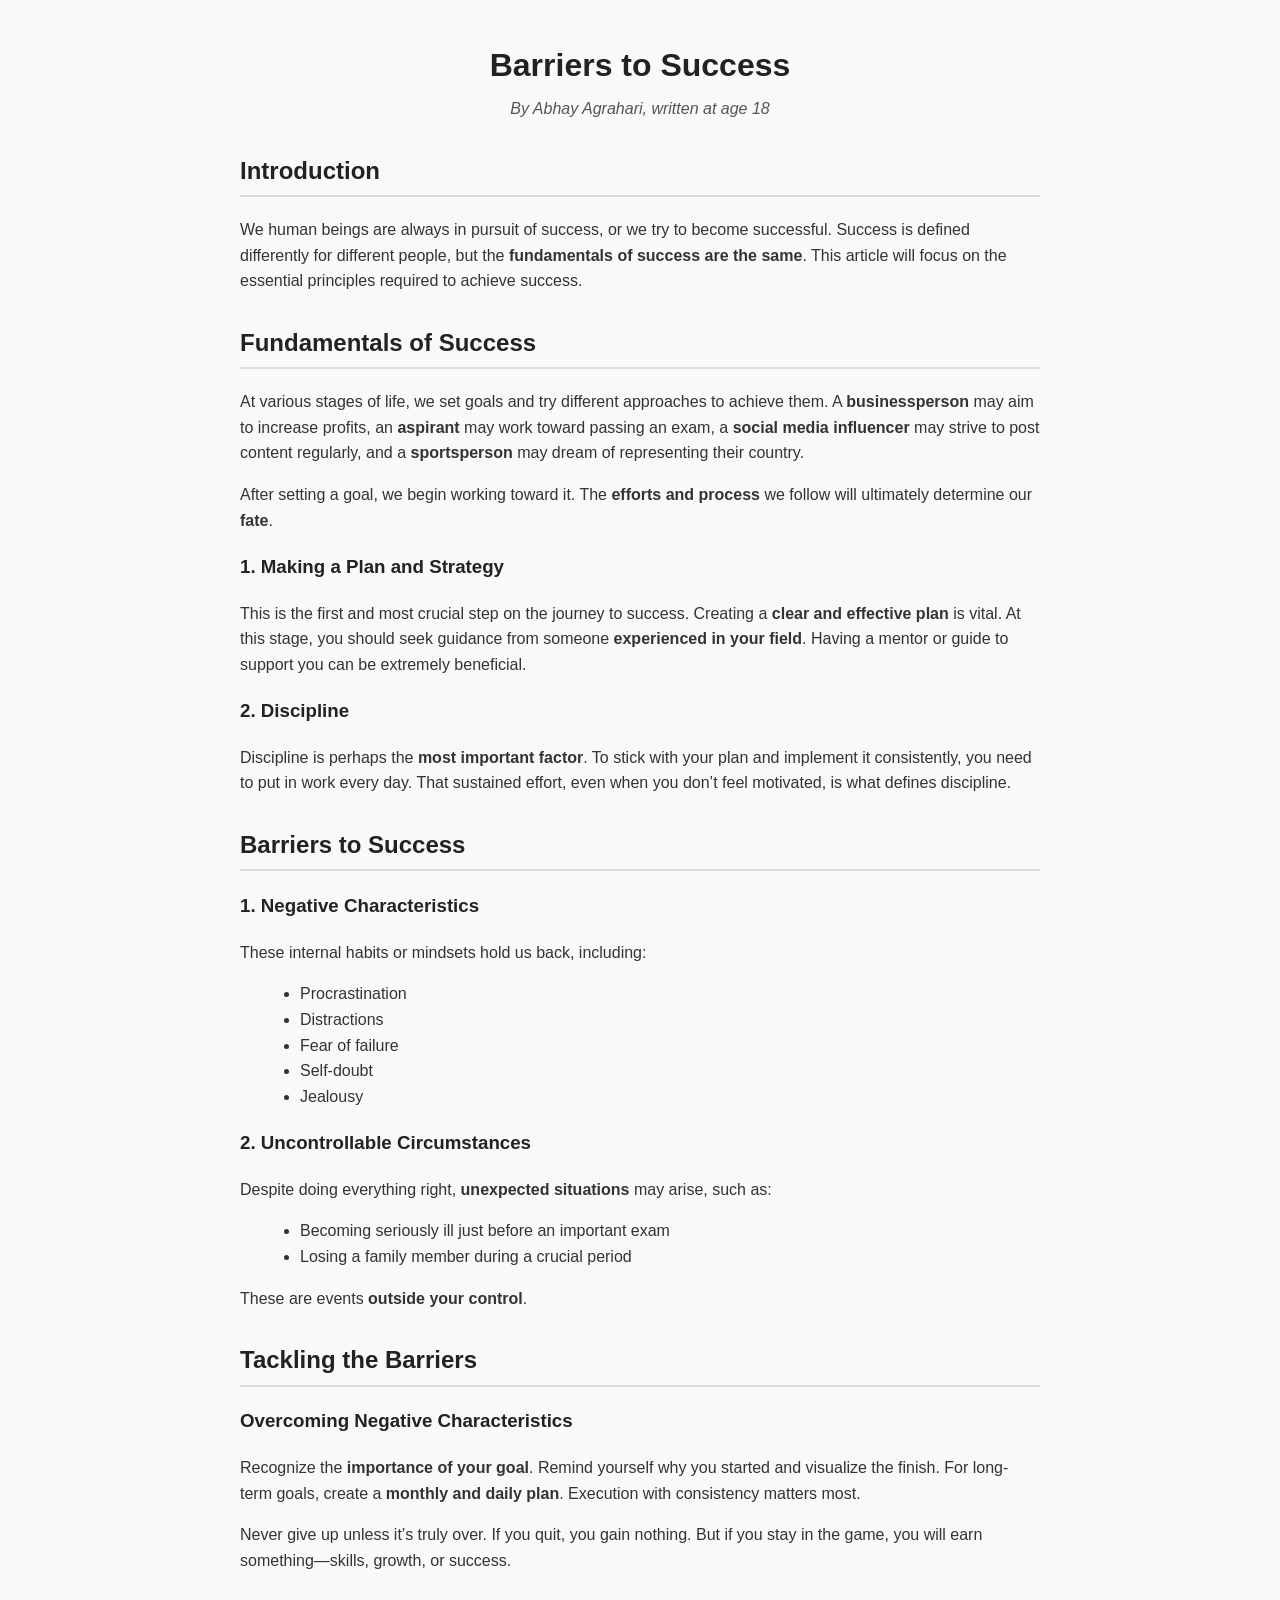
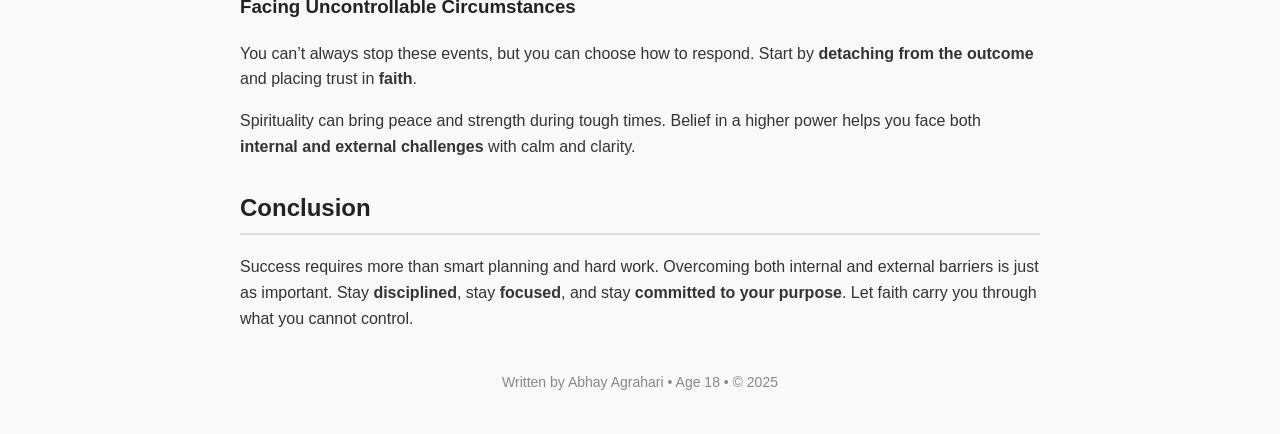
<file: Index.html>
<!DOCTYPE html>
<html lang="en">
<head>
  <meta charset="UTF-8" />
  <meta name="viewport" content="width=device-width, initial-scale=1.0"/>
  <title>Barriers to Success | By Abhay Agrahari</title>
  <style>
    body {
      font-family: 'Segoe UI', Tahoma, Geneva, Verdana, sans-serif;
      line-height: 1.6;
      margin: 40px auto;
      max-width: 800px;
      color: #333;
      background-color: #f9f9f9;
      padding: 0 20px;
    }

    h1, h2, h3 {
      color: #222;
    }

    h1 {
      font-size: 32px;
      text-align: center;
      margin-bottom: 0;
    }

    h2 {
      margin-top: 30px;
      border-bottom: 2px solid #ddd;
      padding-bottom: 5px;
    }

    ul {
      margin-left: 20px;
    }

    .author {
      text-align: center;
      font-style: italic;
      margin-top: 5px;
      font-size: 16px;
      color: #555;
    }

    footer {
      text-align: center;
      font-size: 14px;
      margin: 40px 0 10px 0;
      color: #888;
    }
  </style>
</head>
<body>

  <h1>Barriers to Success</h1>
  <div class="author">By Abhay Agrahari, written at age 18</div>

  <h2>Introduction</h2>
  <p>We human beings are always in pursuit of success, or we try to become successful. Success is defined differently for different people, but the <strong>fundamentals of success are the same</strong>. This article will focus on the essential principles required to achieve success.</p>

  <h2>Fundamentals of Success</h2>
  <p>At various stages of life, we set goals and try different approaches to achieve them. A <strong>businessperson</strong> may aim to increase profits, an <strong>aspirant</strong> may work toward passing an exam, a <strong>social media influencer</strong> may strive to post content regularly, and a <strong>sportsperson</strong> may dream of representing their country.</p>
  <p>After setting a goal, we begin working toward it. The <strong>efforts and process</strong> we follow will ultimately determine our <strong>fate</strong>.</p>

  <h3>1. Making a Plan and Strategy</h3>
  <p>This is the first and most crucial step on the journey to success. Creating a <strong>clear and effective plan</strong> is vital. At this stage, you should seek guidance from someone <strong>experienced in your field</strong>. Having a mentor or guide to support you can be extremely beneficial.</p>

  <h3>2. Discipline</h3>
  <p>Discipline is perhaps the <strong>most important factor</strong>. To stick with your plan and implement it consistently, you need to put in work every day. That sustained effort, even when you don’t feel motivated, is what defines discipline.</p>

  <h2>Barriers to Success</h2>

  <h3>1. Negative Characteristics</h3>
  <p>These internal habits or mindsets hold us back, including:</p>
  <ul>
    <li>Procrastination</li>
    <li>Distractions</li>
    <li>Fear of failure</li>
    <li>Self-doubt</li>
    <li>Jealousy</li>
  </ul>

  <h3>2. Uncontrollable Circumstances</h3>
  <p>Despite doing everything right, <strong>unexpected situations</strong> may arise, such as:</p>
  <ul>
    <li>Becoming seriously ill just before an important exam</li>
    <li>Losing a family member during a crucial period</li>
  </ul>
  <p>These are events <strong>outside your control</strong>.</p>

  <h2>Tackling the Barriers</h2>

  <h3>Overcoming Negative Characteristics</h3>
  <p>Recognize the <strong>importance of your goal</strong>. Remind yourself why you started and visualize the finish. For long-term goals, create a <strong>monthly and daily plan</strong>. Execution with consistency matters most.</p>
  <p>Never give up unless it’s truly over. If you quit, you gain nothing. But if you stay in the game, you will earn something—skills, growth, or success.</p>

  <h3>Facing Uncontrollable Circumstances</h3>
  <p>You can’t always stop these events, but you can choose how to respond. Start by <strong>detaching from the outcome</strong> and placing trust in <strong>faith</strong>.</p>
  <p>Spirituality can bring peace and strength during tough times. Belief in a higher power helps you face both <strong>internal and external challenges</strong> with calm and clarity.</p>

  <h2>Conclusion</h2>
  <p>Success requires more than smart planning and hard work. Overcoming both internal and external barriers is just as important. Stay <strong>disciplined</strong>, stay <strong>focused</strong>, and stay <strong>committed to your purpose</strong>. Let faith carry you through what you cannot control.</p>

  <footer>
    Written by Abhay Agrahari • Age 18 • © 2025
  </footer>

</body>
</html>
</file>
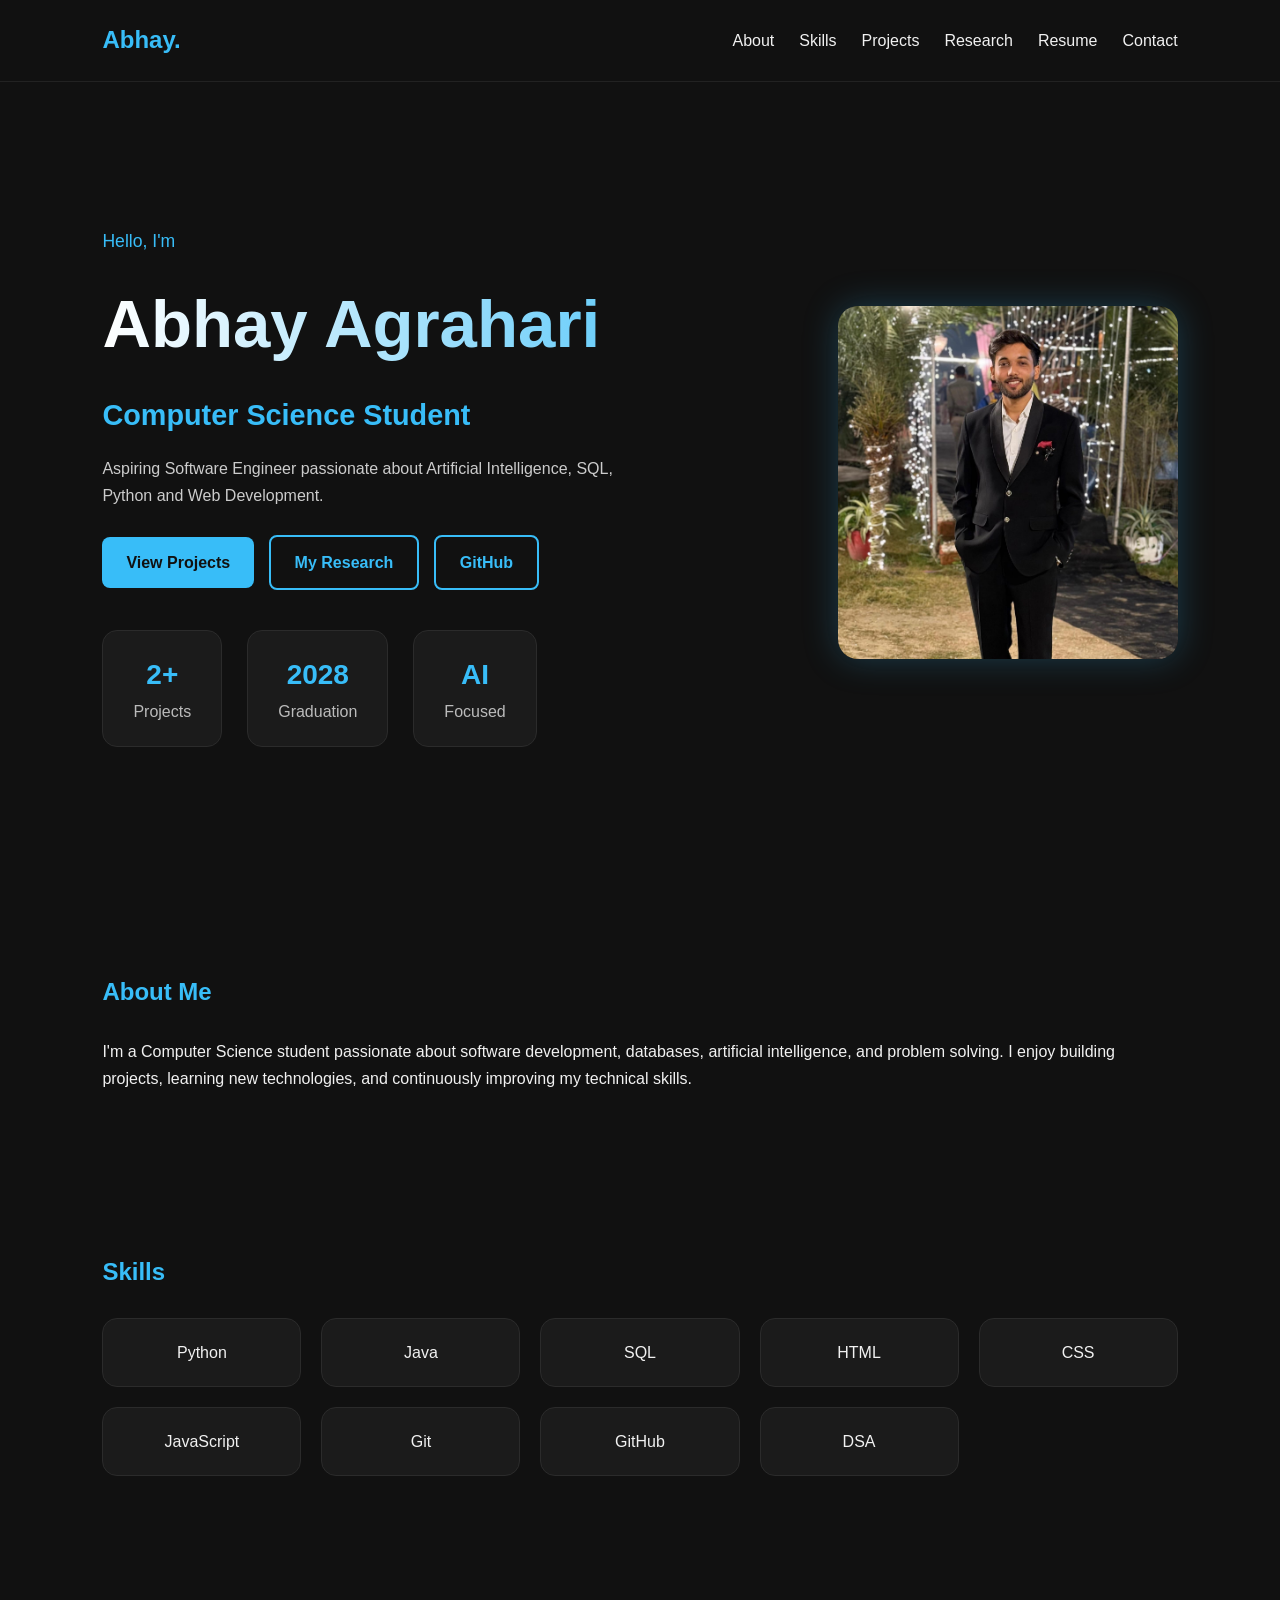
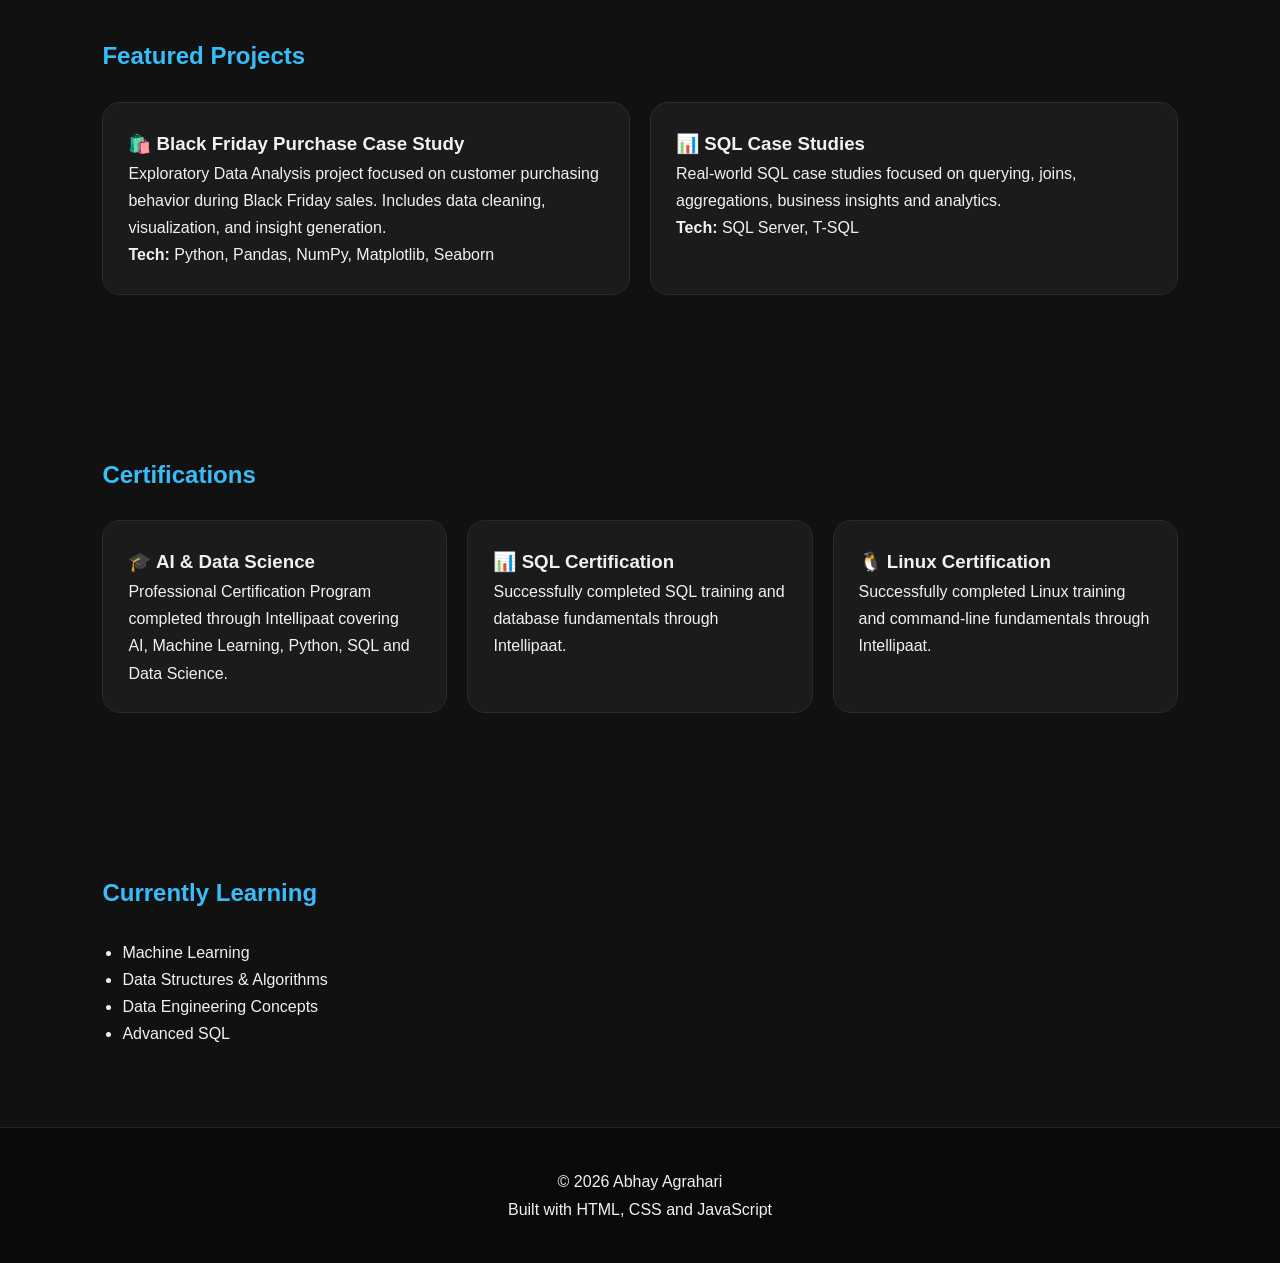
<file: index.html>
<!DOCTYPE html>
<html lang="en">
<head>
<meta charset="UTF-8">
<meta name="viewport" content="width=device-width, initial-scale=1.0">

<title>Abhay Agrahari | Portfolio</title>

<link rel="stylesheet" href="css/style.css">
</head>

<body>

<nav>

    <div class="logo">Abhay.</div>

    <ul>
        <li><a href="#about">About</a></li>
        <li><a href="#skills">Skills</a></li>
        <li><a href="#projects">Projects</a></li>
        <li><a href="research.html">Research</a></li>
        <li><a href="resume.html">Resume</a></li>
        <li><a href="contact.html">Contact</a></li>
    </ul>

</nav>

<section class="hero">

    <div class="hero-content">

        <p class="intro">Hello, I'm</p>

        <h1>Abhay Agrahari</h1>

        <h2>Computer Science Student</h2>

        <p class="description">
            Aspiring Software Engineer passionate about
            Artificial Intelligence, SQL, Python and
            Web Development.
        </p>

        <div class="buttons">

            <a href="#projects" class="btn">
                View Projects
            </a>

            <a href="research.html" class="btn btn-outline">
                My Research
            </a>

            <a href="https://github.com/Abhay2iz"
               target="_blank"
               class="btn btn-outline">
                GitHub
            </a>

        </div>

        <div class="stats">

            <div class="stat">
                <h3>2+</h3>
                <p>Projects</p>
            </div>

            <div class="stat">
                <h3>2028</h3>
                <p>Graduation</p>
            </div>

            <div class="stat">
                <h3>AI</h3>
                <p>Focused</p>
            </div>

        </div>

    </div>

    <div class="hero-image">
        <img src="assets/images/pfp.jpeg" alt="Abhay Agrahari">
    </div>

</section>

<section id="about">

    <h2>About Me</h2>

    <p>
        I'm a Computer Science student passionate about
        software development, databases, artificial intelligence,
        and problem solving.

        I enjoy building projects, learning new technologies,
        and continuously improving my technical skills.
    </p>

</section>

<section id="skills">

    <h2>Skills</h2>

    <div class="skills-grid">

        <div class="skill-card">Python</div>
        <div class="skill-card">Java</div>
        <div class="skill-card">SQL</div>
        <div class="skill-card">HTML</div>
        <div class="skill-card">CSS</div>
        <div class="skill-card">JavaScript</div>
        <div class="skill-card">Git</div>
        <div class="skill-card">GitHub</div>
        <div class="skill-card">DSA</div>

    </div>

</section>

<section id="projects">

    <h2>Featured Projects</h2>

    <div class="projects-grid">

       <a href="https://github.com/Abhay2iz/black_friday_purchase_case_study"
   target="_blank"
   class="project-link">

    <div class="project-card">

        <h3>🛍️ Black Friday Purchase Case Study</h3>

        <p>
            Exploratory Data Analysis project focused on
            customer purchasing behavior during Black Friday sales.
            Includes data cleaning, visualization, and insight generation.
        </p>

        <p>
            <strong>Tech:</strong>
            Python, Pandas, NumPy, Matplotlib, Seaborn
        </p>

    </div>

</a>
        <a href="https://github.com/Abhay2iz/sql-case-studies"
           target="_blank"
           class="project-link">

            <div class="project-card">

                <h3>📊 SQL Case Studies</h3>

                <p>
                    Real-world SQL case studies focused on
                    querying, joins, aggregations,
                    business insights and analytics.
                </p>

                <p>
                    <strong>Tech:</strong>
                    SQL Server, T-SQL
                </p>

            </div>

        </a>

    </div>

</section>

<section id="certifications">

    <h2>Certifications</h2>

    <div class="projects-grid">

        <div class="project-card">

            <h3>🎓 AI & Data Science</h3>

            <p>
                Professional Certification Program completed
                through Intellipaat covering AI, Machine Learning,
                Python, SQL and Data Science.
            </p>

        </div>

        <div class="project-card">

            <h3>📊 SQL Certification</h3>

            <p>
                Successfully completed SQL training and
                database fundamentals through Intellipaat.
            </p>

        </div>

        <div class="project-card">

            <h3>🐧 Linux Certification</h3>

            <p>
                Successfully completed Linux training and
                command-line fundamentals through Intellipaat.
            </p>

        </div>

    </div>

</section>

<section id="learning">

    <h2>Currently Learning</h2>

    <ul>
        <li>Machine Learning</li>
        <li>Data Structures & Algorithms</li>
        <li>Data Engineering Concepts</li>
        <li>Advanced SQL</li>
    </ul>

</section>

<footer>

    <p>© 2026 Abhay Agrahari</p>

    <p>Built with HTML, CSS and JavaScript</p>

</footer>

<script src="js/main.js"></script>

</body>
</html>
</file>
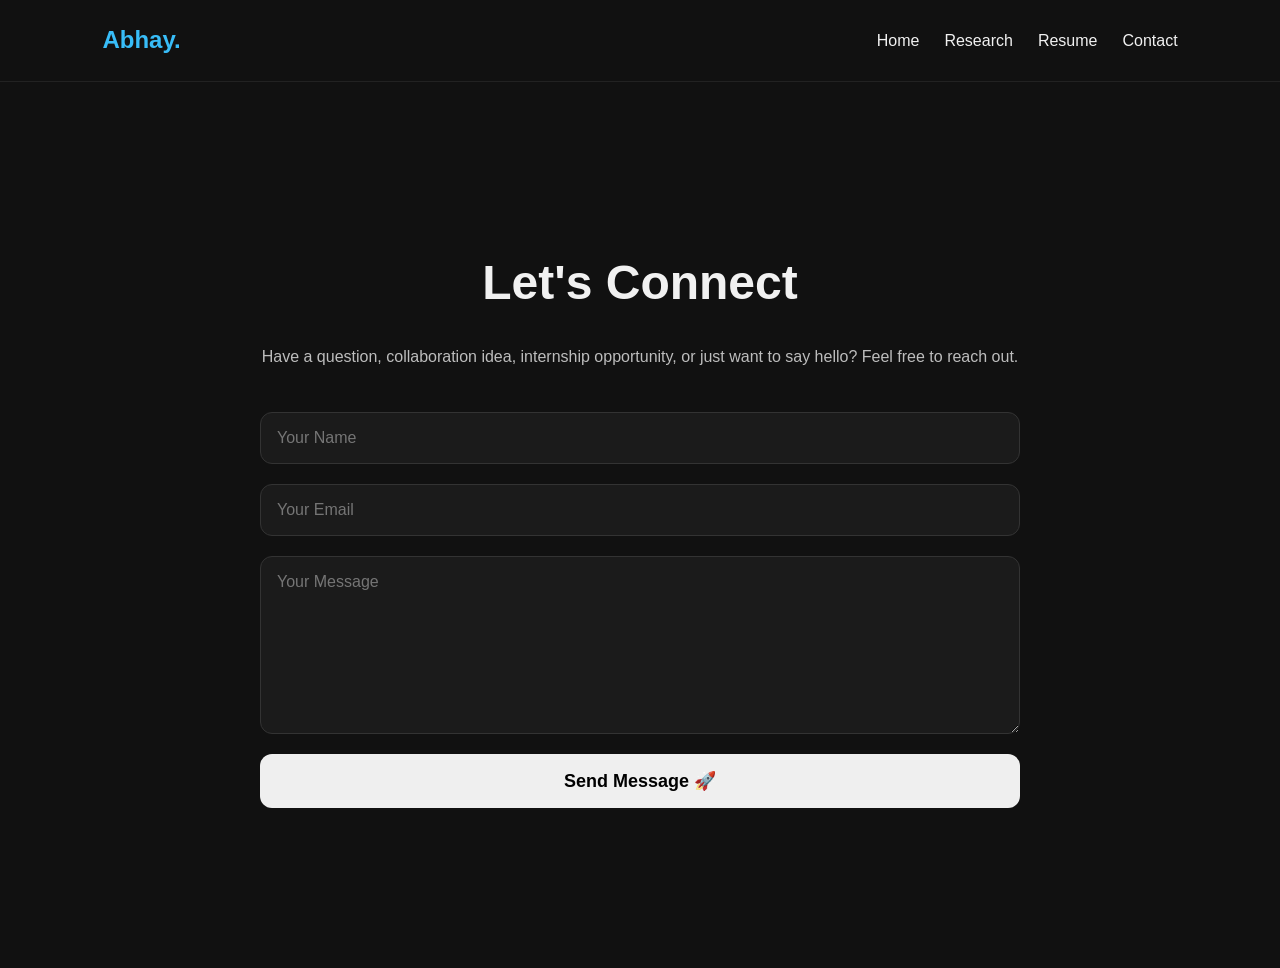
<file: contact.html>
<!DOCTYPE html>
<html lang="en">
<head>
<meta charset="UTF-8">
<meta name="viewport" content="width=device-width, initial-scale=1.0">

<title>Contact | Abhay Agrahari</title>

<link rel="stylesheet" href="css/style.css">
</head>

<body>

<nav>

    <div class="logo">Abhay.</div>

    <ul>
        <li><a href="index.html">Home</a></li>
        <li><a href="research.html">Research</a></li>
        <li><a href="resume.html">Resume</a></li>
        <li><a href="contact.html" class="active">Contact</a></li>
    </ul>

</nav>

<section class="contact-section">

    <h1>Let's Connect</h1>

    <p>
        Have a question, collaboration idea, internship opportunity,
        or just want to say hello? Feel free to reach out.
    </p>

    <form
        action="https://formspree.io/f/mnjeoary"
        method="POST"
        class="contact-form">

        <input
            type="text"
            name="name"
            placeholder="Your Name"
            required>

        <input
            type="email"
            name="email"
            placeholder="Your Email"
            required>

        <textarea
            name="message"
            rows="8"
            placeholder="Your Message"
            required></textarea>

        <button type="submit">
            Send Message 🚀
        </button>

    </form>

</section>

</body>
</html>
</file>
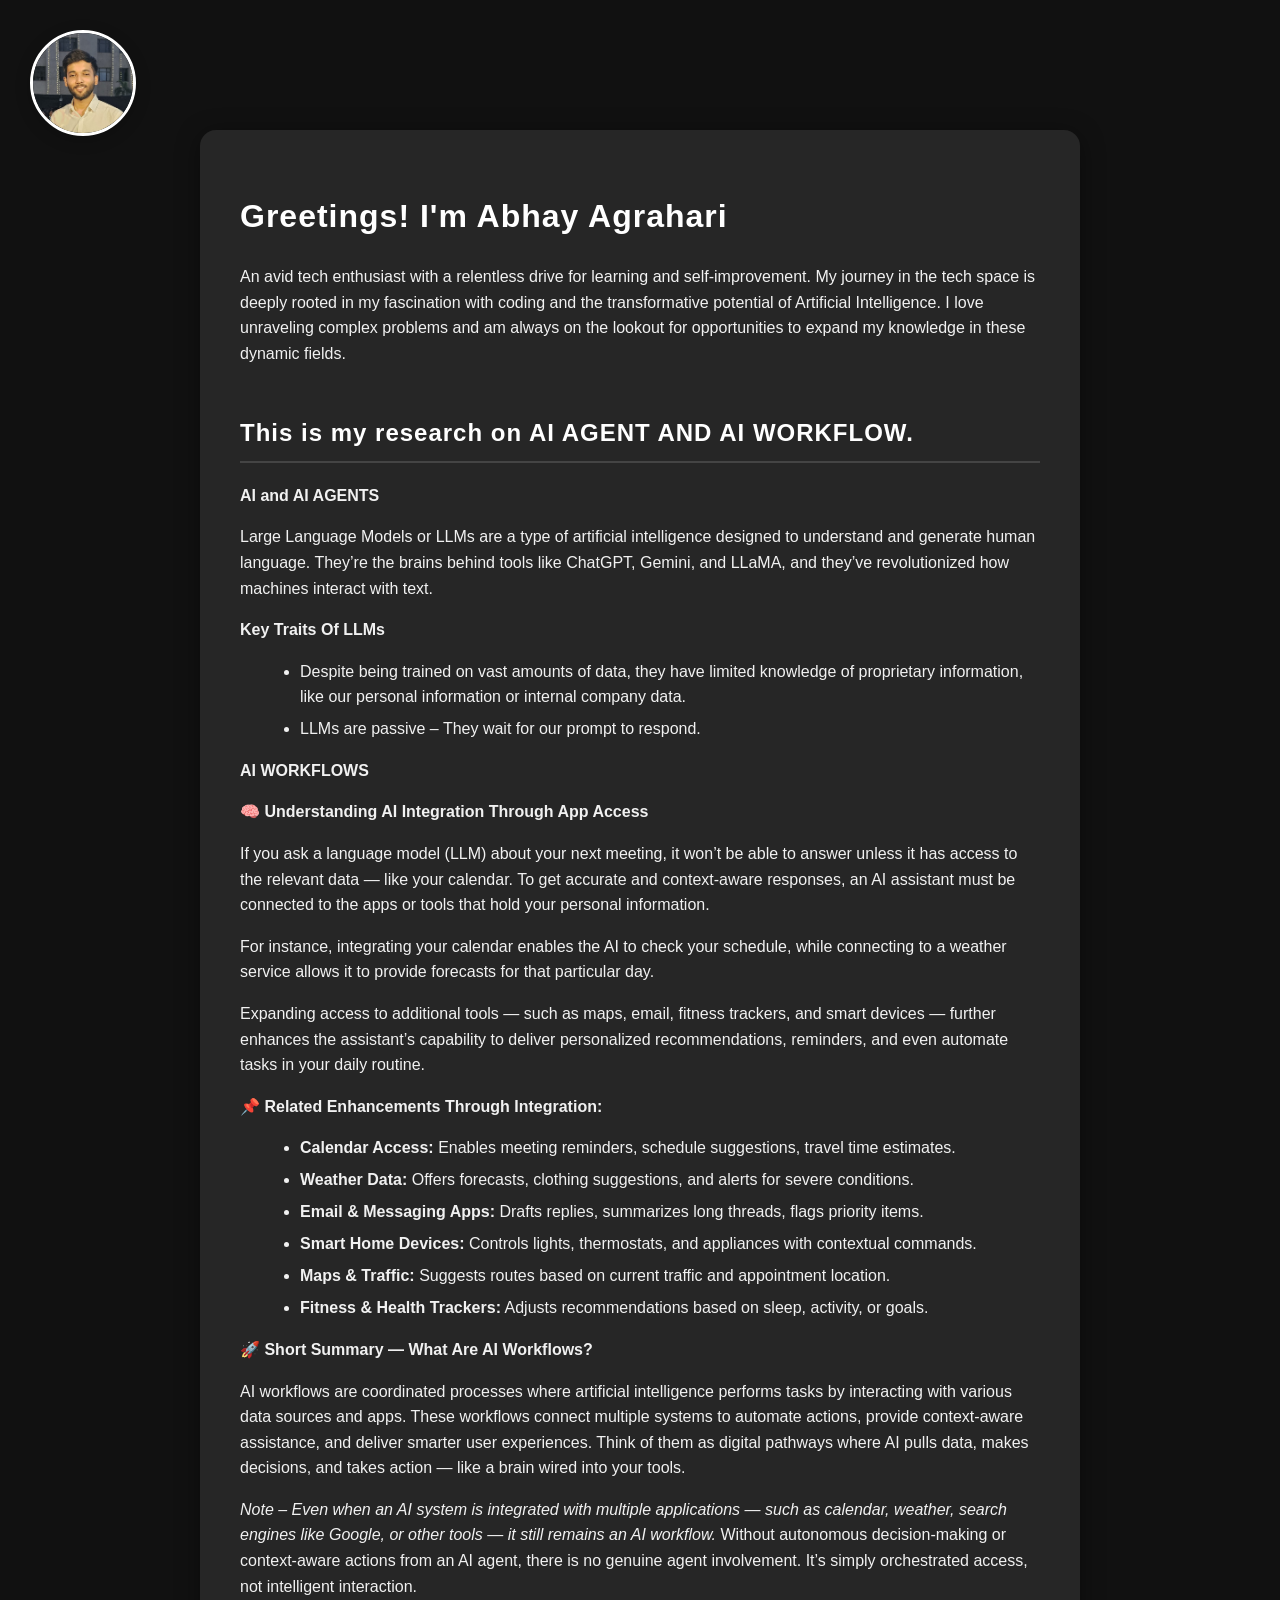
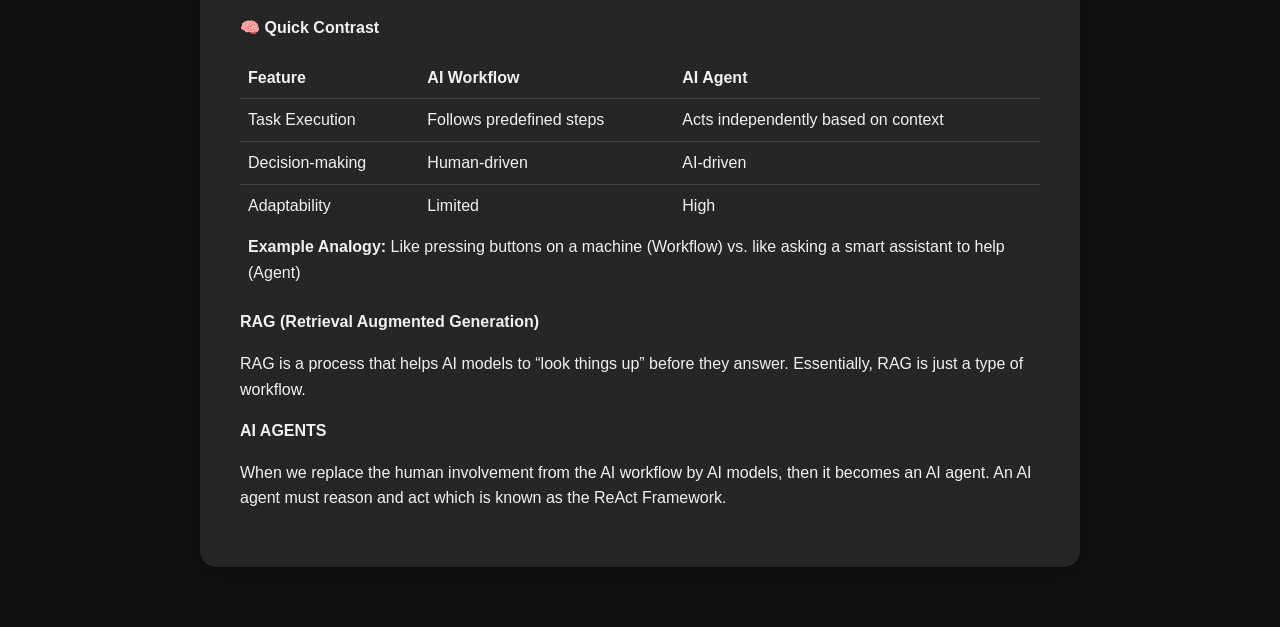
<file: research.html>
<!DOCTYPE html>
<html lang="en">
<head>
  <meta charset="UTF-8" />
  <meta name="viewport" content="width=device-width, initial-scale=1.0"/>
  <title>Abhay Agrahari</title>
  <style>
    body {
      background: #111;
      color: #f1f1f1;
      font-family: 'Segoe UI', Arial, sans-serif;
      margin: 0;
      min-height: 100vh;
      line-height: 1.6;
    }
    .profile-photo-wrap {
      position: absolute;
      top: 30px;
      left: 30px;
      z-index: 10;
    }
    .profile-photo {
      width: 100px;
      height: 100px;
      object-fit: cover;
      border-radius: 50%;
      border: 3px solid #fff;
      box-shadow: 0 4px 16px rgba(0,0,0,0.2);
      cursor: pointer;
      transition: box-shadow 0.2s;
    }
    .hi-message {
      display: none;
      position: absolute;
      top: 80px;
      left: 110px;
      background: #222;
      color: #eee;
      padding: 10px 18px;
      border-radius: 16px;
      font-size: 1.1em;
      box-shadow: 0 4px 16px rgba(0,0,0,0.2);
      pointer-events: none;
      max-width: 680px;
      z-index: 20;
    }
    .show-hi { display: block; }

    .container {
      max-width: 800px;
      margin: 130px auto 60px auto;
      padding: 40px;
      background: rgba(40,40,40,0.9);
      border-radius: 16px;
      box-shadow: 0 4px 24px rgba(0,0,0,0.4);
    }
    h1, h2 {
      color: #fff;
      letter-spacing: 1px;
    }
    h2 {
      margin-top: 2em;
      border-bottom: 2px solid #444;
      padding-bottom: 8px;
    }
    p {
      margin: 1em 0;
    }
    ul {
      margin-left: 20px;
      margin-bottom: 1em;
    }
    li {
      margin-bottom: 0.4em;
    }
    .indent {
      margin-left: 18px;
    }
  </style>
</head>
<body>
  <!-- Profile Photo with "Hi" Message -->
  <div class="profile-photo-wrap">
   <img src="assets/images/research-pfp.jpg" alt="Profile Photo" class="profile-photo" id="profilePhoto" />
    <div class="hi-message" id="hiMessage">Hi! 👋</div>
  </div>

  <div class="container">
    <h1>Greetings! I'm Abhay Agrahari</h1>
    <p>
      An avid tech enthusiast with a relentless drive for learning and self-improvement. My journey in the tech space is deeply rooted in my fascination with coding and the transformative potential of Artificial Intelligence. I love unraveling complex problems and am always on the lookout for opportunities to expand my knowledge in these dynamic fields.
    </p>

    <h2>This is my research on AI AGENT AND AI WORKFLOW.</h2>

    <p><strong>AI and AI AGENTS</strong></p>

    <p>Large Language Models or LLMs are a type of artificial intelligence designed to understand and generate human language. They’re the brains behind tools like ChatGPT, Gemini, and LLaMA, and they’ve revolutionized how machines interact with text.</p>

    <p><strong>Key Traits Of LLMs</strong></p>
    <ul>
      <li>Despite being trained on vast amounts of data, they have limited knowledge of proprietary information, like our personal information or internal company data.</li>
      <li>LLMs are passive – They wait for our prompt to respond.</li>
    </ul>

    <p><strong>AI WORKFLOWS</strong></p>

    <p><strong>🧠 Understanding AI Integration Through App Access</strong></p>
    <p>If you ask a language model (LLM) about your next meeting, it won’t be able to answer unless it has access to the relevant data — like your calendar. To get accurate and context-aware responses, an AI assistant must be connected to the apps or tools that hold your personal information.</p>
    <p>For instance, integrating your calendar enables the AI to check your schedule, while connecting to a weather service allows it to provide forecasts for that particular day.</p>
    <p>Expanding access to additional tools — such as maps, email, fitness trackers, and smart devices — further enhances the assistant’s capability to deliver personalized recommendations, reminders, and even automate tasks in your daily routine.</p>

    <p><strong>📌 Related Enhancements Through Integration:</strong></p>
    <ul>
      <li><strong>Calendar Access:</strong> Enables meeting reminders, schedule suggestions, travel time estimates.</li>
      <li><strong>Weather Data:</strong> Offers forecasts, clothing suggestions, and alerts for severe conditions.</li>
      <li><strong>Email & Messaging Apps:</strong> Drafts replies, summarizes long threads, flags priority items.</li>
      <li><strong>Smart Home Devices:</strong> Controls lights, thermostats, and appliances with contextual commands.</li>
      <li><strong>Maps & Traffic:</strong> Suggests routes based on current traffic and appointment location.</li>
      <li><strong>Fitness & Health Trackers:</strong> Adjusts recommendations based on sleep, activity, or goals.</li>
    </ul>

    <p><strong>🚀 Short Summary — What Are AI Workflows?</strong></p>
    <p>AI workflows are coordinated processes where artificial intelligence performs tasks by interacting with various data sources and apps. These workflows connect multiple systems to automate actions, provide context-aware assistance, and deliver smarter user experiences. Think of them as digital pathways where AI pulls data, makes decisions, and takes action — like a brain wired into your tools.</p>

    <p><em>Note – Even when an AI system is integrated with multiple applications — such as calendar, weather, search engines like Google, or other tools — it still remains an AI workflow.</em> Without autonomous decision-making or context-aware actions from an AI agent, there is no genuine agent involvement. It’s simply orchestrated access, not intelligent interaction.</p>

    <p><strong>🧠 Quick Contrast</strong></p>
    <table style="color: #f1f1f1; border-collapse: collapse; width: 100%; margin-top: 1em;">
      <thead>
        <tr style="border-bottom: 1px solid #444;">
          <th style="padding: 8px; text-align: left;">Feature</th>
          <th style="padding: 8px; text-align: left;">AI Workflow</th>
          <th style="padding: 8px; text-align: left;">AI Agent</th>
        </tr>
      </thead>
      <tbody>
        <tr style="border-bottom: 1px solid #444;">
          <td style="padding: 8px;">Task Execution</td>
          <td style="padding: 8px;">Follows predefined steps</td>
          <td style="padding: 8px;">Acts independently based on context</td>
        </tr>
        <tr style="border-bottom: 1px solid #444;">
          <td style="padding: 8px;">Decision-making</td>
          <td style="padding: 8px;">Human-driven</td>
          <td style="padding: 8px;">AI-driven</td>
        </tr>
        <tr>
          <td style="padding: 8px;">Adaptability</td>
          <td style="padding: 8px;">Limited</td>
          <td style="padding: 8px;">High</td>
        </tr>
        <tr>
          <td style="padding: 8px;" colspan="3"><strong>Example Analogy:</strong> Like pressing buttons on a machine (Workflow) vs. like asking a smart assistant to help (Agent)</td>
        </tr>
      </tbody>
    </table>

    <p><strong>RAG (Retrieval Augmented Generation)</strong></p>
    <p>RAG is a process that helps AI models to “look things up” before they answer. Essentially, RAG is just a type of workflow.</p>

    <p><strong>AI AGENTS</strong></p>
    <p>When we replace the human involvement from the AI workflow by AI models, then it becomes an AI agent. An AI agent must reason and act which is known as the ReAct Framework.</p>
  </div>

  <script>
    const photo = document.getElementById('profilePhoto');
    const hiMsg = document.getElementById('hiMessage');
    let hideTimeout;

    function showHi() {
      hiMsg.classList.add('show-hi');
      clearTimeout(hideTimeout);
      hideTimeout = setTimeout(() => {
        hiMsg.classList.remove('show-hi');
      }, 1800);
    }

    photo.addEventListener('click', showHi);
    photo.addEventListener('touchstart', showHi);
  </script>
</body>
</html>
</file>
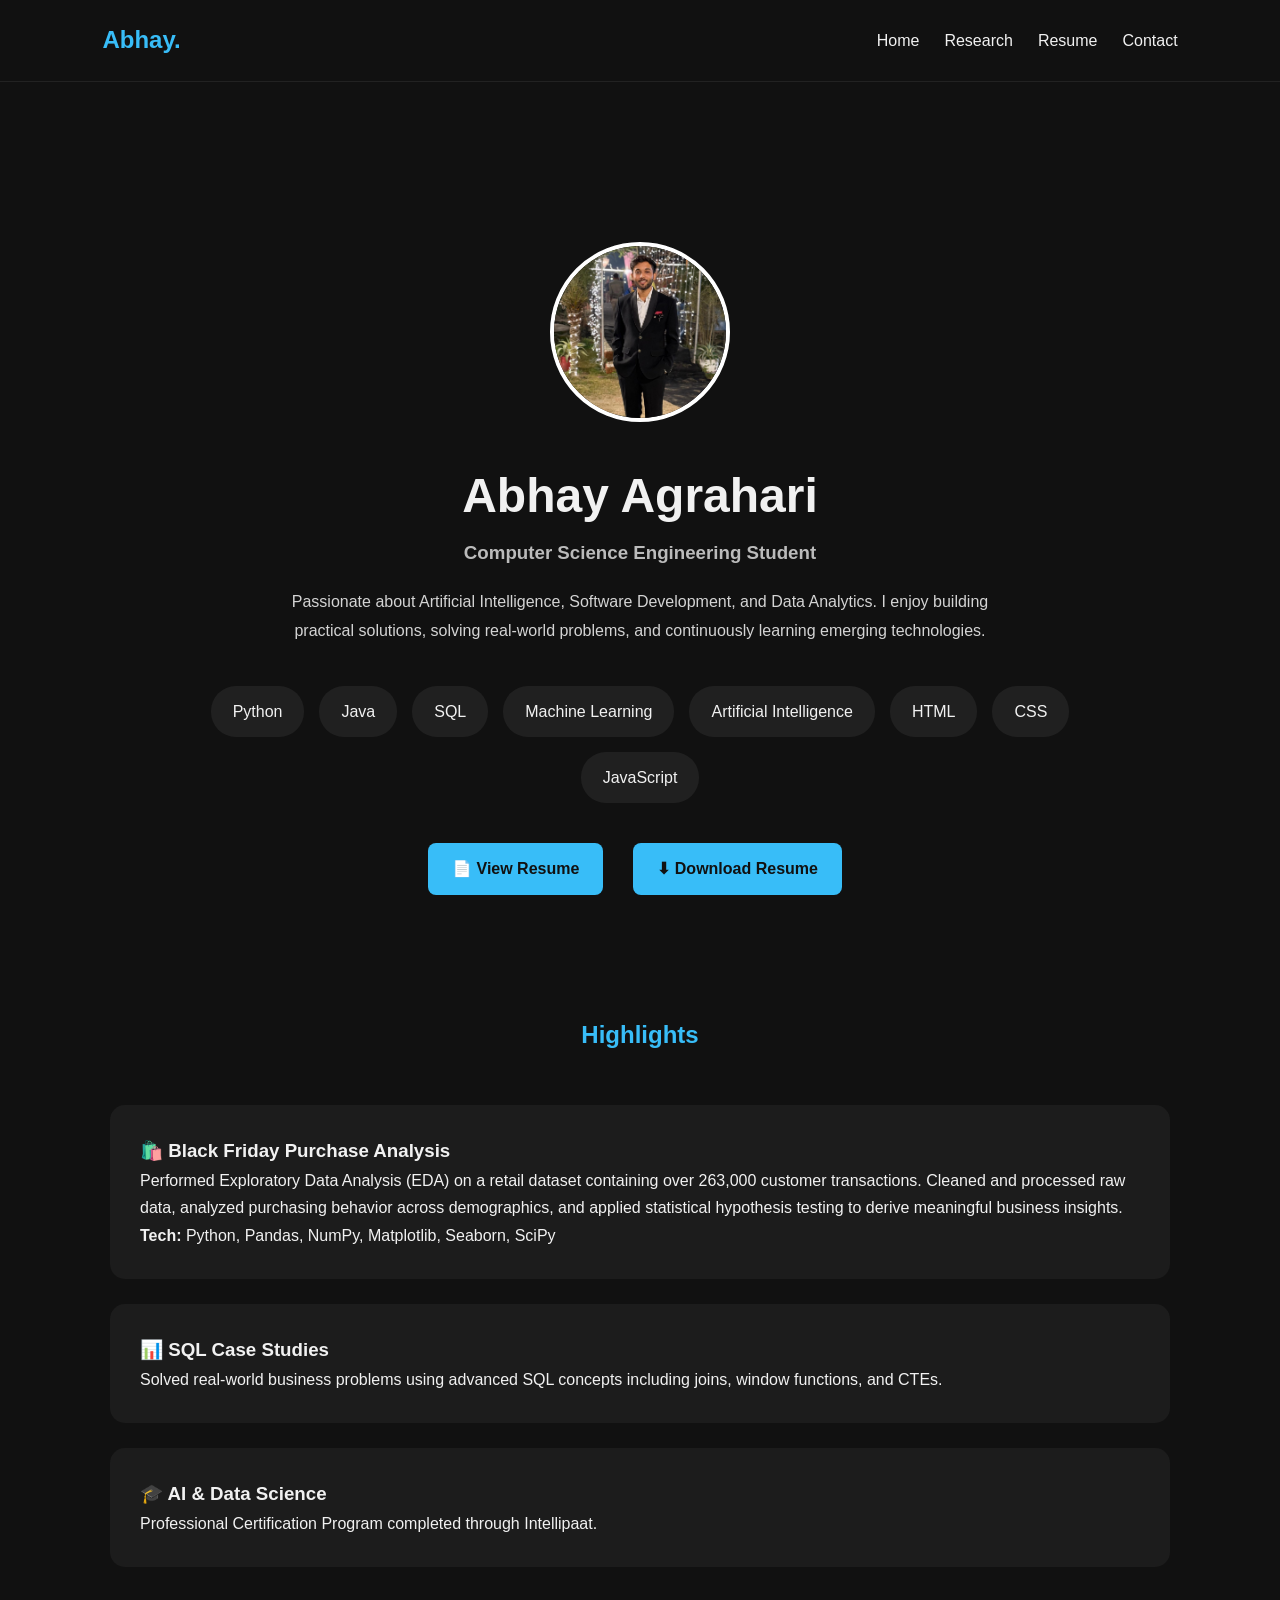
<file: resume.html>
<!DOCTYPE html>
<html lang="en">
<head>

<meta charset="UTF-8">
<meta name="viewport" content="width=device-width, initial-scale=1.0">

<title>Resume | Abhay Agrahari</title>

<link rel="stylesheet" href="css/style.css">

</head>

<body>

<nav>

    <div class="logo">Abhay.</div>

    <ul>

        <li><a href="index.html">Home</a></li>
        <li><a href="research.html">Research</a></li>
        <li><a href="resume.html" class="active">Resume</a></li>
        <li><a href="contact.html">Contact</a></li>

    </ul>

</nav>

<section class="resume-hero">

    <img src="assets/images/pfp.jpeg" class="resume-photo">

    <h1>Abhay Agrahari</h1>

    <h3>Computer Science Engineering Student</h3>

    <p>

        Passionate about Artificial Intelligence,
        Software Development, and Data Analytics.
        I enjoy building practical solutions,
        solving real-world problems, and continuously
        learning emerging technologies.

    </p>

    <div class="skills">

        <span>Python</span>
        <span>Java</span>
        <span>SQL</span>
        <span>Machine Learning</span>
        <span>Artificial Intelligence</span>
        <span>HTML</span>
        <span>CSS</span>
        <span>JavaScript</span>

    </div>

    <div class="resume-buttons">

        <a href="assets/images/resume/Abhay_Agrahari_Resume1.pdf"
        target="_blank"
        class="btn">

        📄 View Resume

        </a>

        <a href="assets/images/resume/Abhay_Agrahari_Resume1.pdf"
        download
        class="btn">

        ⬇ Download Resume

        </a>

    </div>

</section>

<section class="highlights">

<h2>Highlights</h2>

<div class="highlight-card">

<h3>🛍️ Black Friday Purchase Analysis</h3>

<p>

Performed Exploratory Data Analysis (EDA) on a retail
dataset containing over 263,000 customer transactions.
Cleaned and processed raw data, analyzed purchasing
behavior across demographics, and applied statistical
hypothesis testing to derive meaningful business insights.

</p>

<p>

<strong>Tech:</strong>
Python, Pandas, NumPy, Matplotlib, Seaborn, SciPy

</p>

</div>

<div class="highlight-card">

<h3>📊 SQL Case Studies</h3>

<p>

Solved real-world business problems using
advanced SQL concepts including joins,
window functions, and CTEs.

</p>

</div>

<div class="highlight-card">

<h3>🎓 AI & Data Science</h3>

<p>

Professional Certification Program
completed through Intellipaat.

</p>

</div>

</section>

</body>
</html>
</file>
<file: css/style.css>
*{
margin:0;
padding:0;
box-sizing:border-box;
font-family:'Segoe UI',sans-serif;
}

html{
scroll-behavior:smooth;
}

body{
background:#111;
color:#f1f1f1;
line-height:1.7;
}

nav{
position:sticky;
top:0;
z-index:1000;
background:#111;
padding:20px 8%;
display:flex;
justify-content:space-between;
align-items:center;
border-bottom:1px solid #222;
}

.logo{
font-size:1.5rem;
font-weight:bold;
color:#38bdf8;
}

nav ul{
display:flex;
list-style:none;
gap:25px;
}

nav a{
text-decoration:none;
color:#f1f1f1;
transition:.3s;
}

nav a:hover{
color:#38bdf8;
}

.hero{
min-height:90vh;
display:flex;
align-items:center;
justify-content:space-between;
padding:50px 8%;
gap:50px;
}

.hero-content{
flex:1;
}

.intro{
color:#38bdf8;
font-size:1.1rem;
}

.hero h1{
font-size:4rem;
margin:10px 0;
}

.hero h2{
font-size:1.8rem;
margin-bottom:15px;
}

.description{
max-width:550px;
color:#ccc;
}

.buttons{
margin-top:25px;
}

.btn{
display:inline-block;
padding:12px 24px;
background:#38bdf8;
color:#111;
text-decoration:none;
border-radius:8px;
font-weight:bold;
margin-right:10px;
}

.btn-outline{
background:transparent;
border:2px solid #38bdf8;
color:#38bdf8;
}

.hero-image img{
width:320px;
border-radius:20px;
box-shadow:0 0 25px rgba(56,189,248,.25);
}

section{
padding:80px 8%;
}

section h2{
margin-bottom:25px;
color:#38bdf8;
}

.skills-grid,
.projects-grid{
display:grid;
grid-template-columns:repeat(auto-fit,minmax(180px,1fr));
gap:20px;
}

.skill-card,
.project-card{
background:#222;
padding:20px;
border-radius:12px;
transition:.3s;
}

.skill-card:hover,
.project-card:hover{
transform:translateY(-5px);
}

footer{
text-align:center;
padding:40px;
background:#0a0a0a;
border-top:1px solid #222;
}

#learning ul{
padding-left:20px;
}

@media(max-width:768px){

.hero{
flex-direction:column-reverse;
text-align:center;
}

.hero h1{
font-size:2.8rem;
}

.hero-image img{
width:250px;
}

nav{
flex-direction:column;
gap:15px;
}

nav ul{
flex-wrap:wrap;
justify-content:center;
}

}
.project-link{
    text-decoration:none;
    color:inherit;
}

.project-link:hover{
    color:inherit;
}

.project-card{
    background:#222;
    padding:20px;
    border-radius:12px;
    transition:.3s;
    cursor:pointer;
    height:100%;
}

.project-link:hover .project-card{
    transform:translateY(-8px);
    box-shadow:0 10px 25px rgba(56,189,248,0.15);
}
/* Resume */

.resume-hero{

max-width:900px;
margin:140px auto 80px;
text-align:center;
padding:20px;

}

.resume-photo{

width:180px;
height:180px;
border-radius:50%;
object-fit:cover;
border:4px solid white;
margin-bottom:25px;

}

.resume-hero h1{

font-size:48px;

}

.resume-hero h3{

color:#bbb;
margin-bottom:20px;

}

.resume-hero p{

max-width:700px;
margin:auto;
line-height:1.8;
color:#d4d4d4;

}

.skills{

display:flex;
justify-content:center;
gap:15px;
flex-wrap:wrap;
margin:40px 0;

}

.skills span{

background:#202020;
padding:12px 22px;
border-radius:25px;
transition:.3s;

}

.skills span:hover{

background:white;
color:black;

}

.resume-buttons{

display:flex;
justify-content:center;
gap:20px;
margin-top:40px;
flex-wrap:wrap;

}

.highlights{

max-width:1100px;
margin:80px auto;
padding:20px;

}

.highlights h2{

text-align:center;
margin-bottom:50px;

}

.highlight-card{

background:#1c1c1c;
padding:30px;
border-radius:15px;
margin-bottom:25px;
transition:.3s;

}

.highlight-card:hover{

transform:translateY(-6px);

}
/* Contact Page */

.contact-section{

max-width:800px;
margin:140px auto;
padding:20px;
text-align:center;

}

.contact-section h1{

font-size:48px;
margin-bottom:20px;

}

.contact-section p{

color:#bdbdbd;
margin-bottom:40px;
line-height:1.8;

}

.contact-form{

display:flex;
flex-direction:column;
gap:20px;

}

.contact-form input,
.contact-form textarea{

background:#1b1b1b;
border:1px solid #333;
padding:16px;
color:white;
border-radius:12px;
font-size:16px;

}

.contact-form input:focus,
.contact-form textarea:focus{

outline:none;
border-color:white;

}

.contact-form button{

padding:16px;
border:none;
border-radius:12px;
font-size:18px;
font-weight:bold;
cursor:pointer;
transition:.3s;

}

.contact-form button:hover{

transform:translateY(-4px);

}
/* Portfolio V2 */

.hero h1{
font-size:4.2rem;
margin:10px 0;
background:linear-gradient(
90deg,
#ffffff,
#38bdf8
);
-webkit-background-clip:text;
-webkit-text-fill-color:transparent;
}

.hero-image img{
width:340px;
border-radius:20px;
box-shadow:0 0 35px rgba(56,189,248,.25);
transition:.4s;
}

.hero-image img:hover{
transform:scale(1.03);
}

.stats{
display:flex;
gap:25px;
margin-top:40px;
flex-wrap:wrap;
}

.stat{
background:#1b1b1b;
padding:20px 30px;
border-radius:15px;
border:1px solid #2b2b2b;
text-align:center;
}

.stat h3{
font-size:28px;
color:#38bdf8;
}

.stat p{
color:#bbb;
}

.skill-card{
background:#1b1b1b;
padding:20px;
border-radius:15px;
border:1px solid #2b2b2b;
text-align:center;
transition:.3s;
}

.skill-card:hover{
transform:translateY(-6px);
border-color:#38bdf8;
box-shadow:0 10px 20px rgba(56,189,248,.12);
}

.project-card{
background:#1b1b1b;
padding:25px;
border-radius:18px;
border:1px solid #2b2b2b;
transition:.3s;
}

.project-link:hover .project-card{
transform:translateY(-8px);
border-color:#38bdf8;
box-shadow:0 15px 30px rgba(56,189,248,.15);
}
</file>
